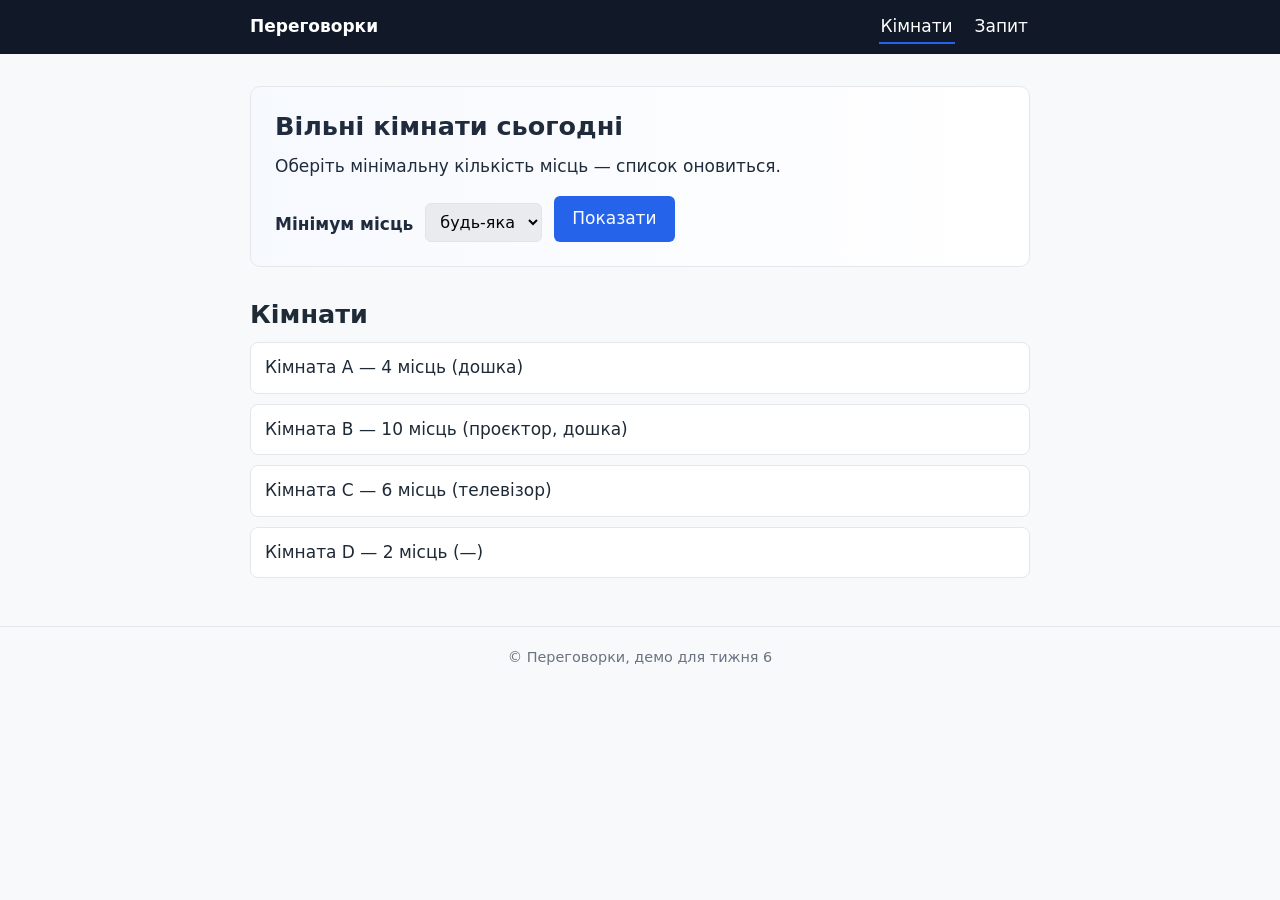
<file: index.html>
<!doctype html>
<html lang="uk">
<head>
  <meta charset="utf-8">
  <meta name="viewport" content="width=device-width, initial-scale=1">
  <title>Переговорки — демо</title>
  <link rel="stylesheet" href="style.css">
  <script src="app.js" defer></script>
</head>
<body>
  <header class="site-header">
    <div class="header-inner">
      <a class="logo" href="index.html">Переговорки</a>
      <nav class="nav" aria-label="Головна навігація">
        <ul>
          <li><a href="index.html" aria-current="page">Кімнати</a></li>
          <li><a href="request.html">Запит</a></li>
        </ul>
      </nav>
    </div>
  </header>

  <main>
    <section class="hero">
      <h1>Вільні кімнати сьогодні</h1>
      <p>Оберіть мінімальну кількість місць — список оновиться.</p>
      <div class="filter">
        <label for="min-seats">Мінімум місць</label>
        <select id="min-seats">
          <option value="0">будь-яка</option>
          <option value="4">від 4</option>
          <option value="6">від 6</option>
          <option value="10">від 10</option>
        </select>
        <button id="apply" class="btn" type="button">Показати</button>
      </div>
    </section>

    <section aria-labelledby="rooms-title">
      <h2 id="rooms-title">Кімнати</h2>
      <ul id="rooms" class="rooms"></ul>
      <p id="empty" class="muted" hidden>Немає кімнат з такою місткістю.</p>
    </section>
  </main>

  <footer class="site-footer">
    <p>© Переговорки, демо для тижня 6</p>
  </footer>
</body>
</html>
</file>
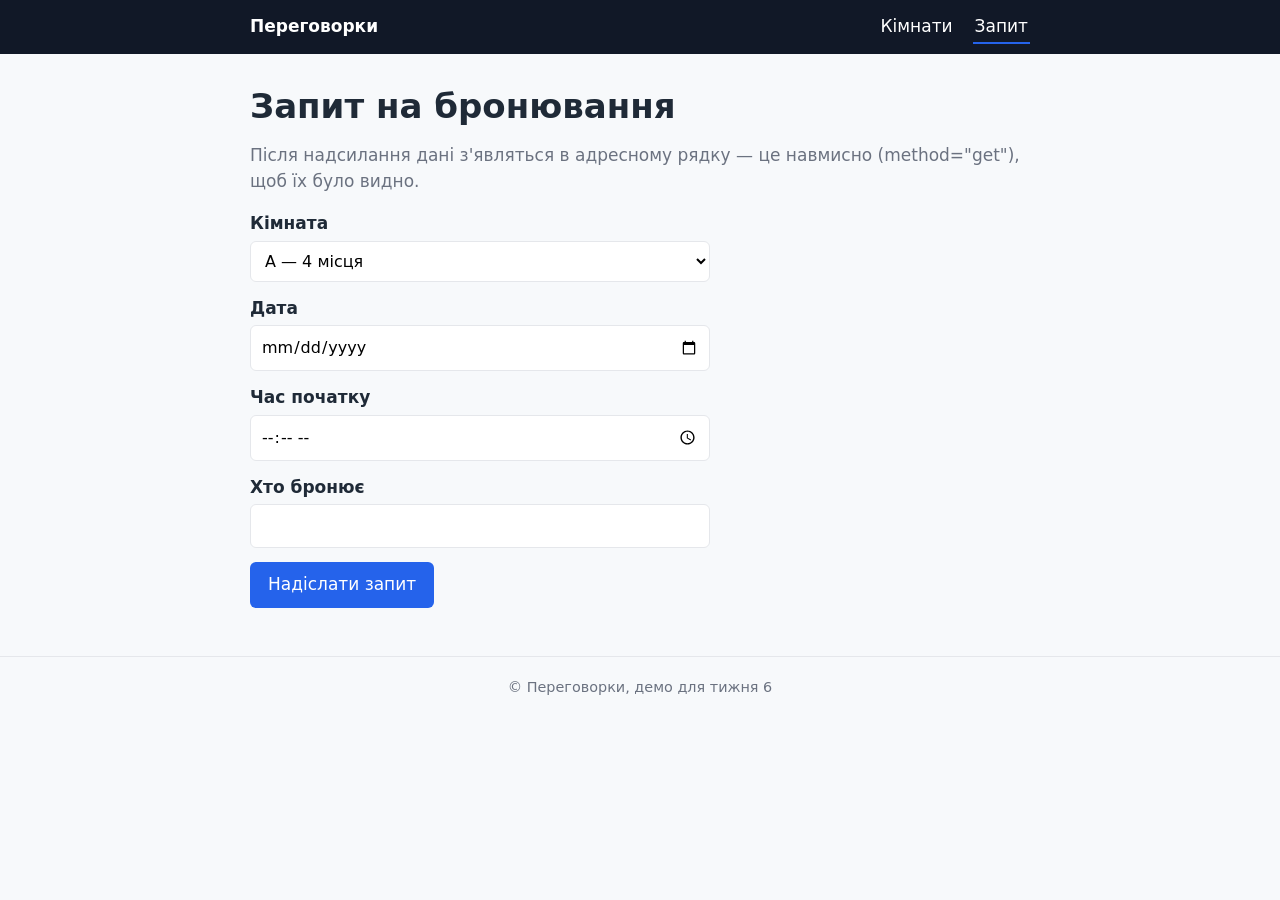
<file: request.html>
<!doctype html>
<html lang="uk">
<head>
  <meta charset="utf-8">
  <meta name="viewport" content="width=device-width, initial-scale=1">
  <title>Переговорки — запит на бронювання</title>
  <link rel="stylesheet" href="style.css">
</head>
<body>
  <header class="site-header">
    <div class="header-inner">
      <a class="logo" href="index.html">Переговорки</a>
      <nav class="nav" aria-label="Головна навігація">
        <ul>
          <li><a href="index.html">Кімнати</a></li>
          <li><a href="request.html" aria-current="page">Запит</a></li>
        </ul>
      </nav>
    </div>
  </header>

  <main>
    <h1>Запит на бронювання</h1>
    <p class="muted">Після надсилання дані з'являться в адресному рядку — це навмисно (method="get"), щоб їх було видно.</p>
    <form action="request.html" method="get" class="request-form">
      <div class="field">
        <label for="room">Кімната</label>
        <select id="room" name="room">
          <option value="A">A — 4 місця</option>
          <option value="B">B — 10 місць</option>
          <option value="C">C — 6 місць</option>
        </select>
      </div>
      <div class="field">
        <label for="date">Дата</label>
        <input id="date" name="date" type="date" required>
      </div>
      <div class="field">
        <label for="time">Час початку</label>
        <input id="time" type="time" name="time" required>
      </div>
      <div class="field">
        <label for="who">Хто бронює</label>
        <input id="who" name="who" type="text" required>
      </div>
      <button class="btn" type="submit">Надіслати запит</button>
    </form>
  </main>

  <footer class="site-footer">
    <p>© Переговорки, демо для тижня 6</p>
  </footer>
</body>
</html>
</file>
<file: style.css>
:root { --ink: #1f2a37; --paper: #f7f9fb; --accent: #2563eb; --accent-dark: #1d4ed8; --muted: #6b7280; --line: #e5e7eb; }
* { box-sizing: border-box; }
body { margin: 0; font-family: system-ui, -apple-system, "Segoe UI", sans-serif; font-size: 17px; line-height: 1.5; color: var(--ink); background: var(--paper); }
h1, h2 { line-height: 1.2; margin: 0 0 0.5em; }
p { margin: 0 0 1em; }
.muted { color: var(--muted); }
main { max-width: 820px; margin: 0 auto; padding: 32px 20px 48px; }

.site-header { background: #111827; color: #fff; }
.header-inner { max-width: 820px; margin: 0 auto; padding: 14px 20px; display: flex; align-items: center; justify-content: space-between; gap: 24px; }
.logo { color: #fff; font-weight: 700; text-decoration: none; }
.nav ul { list-style: none; margin: 0; padding: 0; display: flex; gap: 18px; }
.nav a { color: #fff; text-decoration: none; padding: 6px 2px; border-bottom: 2px solid transparent; }
.nav a[aria-current="page"] { border-bottom-color: var(--accent); }

.hero { position: relative; padding: 24px; background: #fff; border: 1px solid var(--line); border-radius: 10px; margin-bottom: 32px; overflow: hidden; }
.hero::after { content: ""; position: absolute; inset: 0; background: linear-gradient(90deg, rgba(37,99,235,0.04), transparent); }
.filter { display: flex; flex-wrap: wrap; gap: 12px; align-items: end; }
.filter label { display: block; font-weight: 600; margin-bottom: 4px; }
.filter select { padding: 8px 10px; font: inherit; font-size: 16px; border: 1px solid var(--line); border-radius: 6px; }

.btn { display: inline-block; background: var(--accent); color: #fff; text-decoration: none; padding: 10px 18px; border: 0; border-radius: 6px; font: inherit; cursor: pointer; }
.btn:hover { background: var(--accent-dark); }

.rooms { list-style: none; margin: 0; padding: 0; display: grid; gap: 10px; }
.room { padding: 12px 14px; background: #fff; border: 1px solid var(--line); border-radius: 8px; }

.request-form { max-width: 460px; }
.field { margin-bottom: 14px; }
.field label { display: block; font-weight: 600; margin-bottom: 4px; }
.field input, .field select { width: 100%; padding: 9px 10px; font: inherit; font-size: 16px; border: 1px solid var(--line); border-radius: 6px; background: #fff; }

.site-footer { border-top: 1px solid var(--line); padding: 20px; color: var(--muted); font-size: 0.9rem; text-align: center; }
@media (max-width: 600px) { .header-inner { flex-direction: column; align-items: flex-start; gap: 8px; } }
</file>
